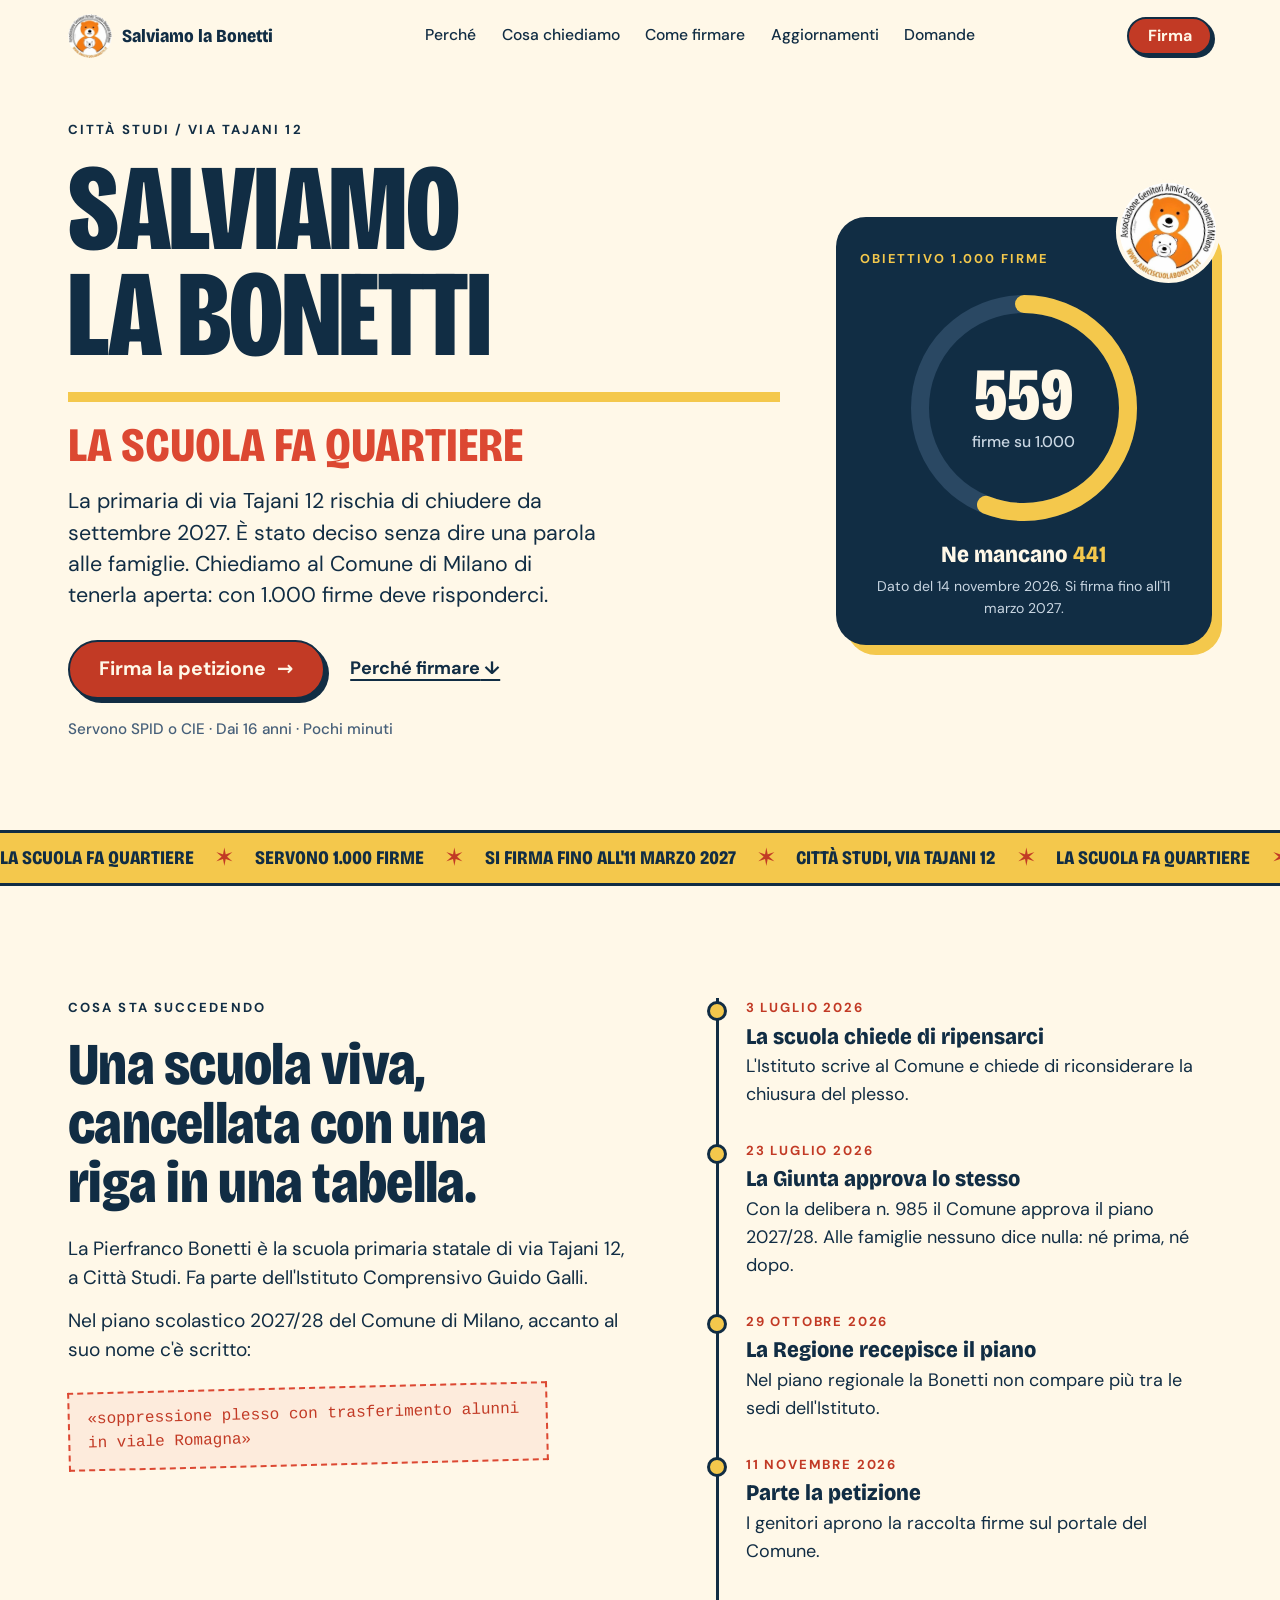
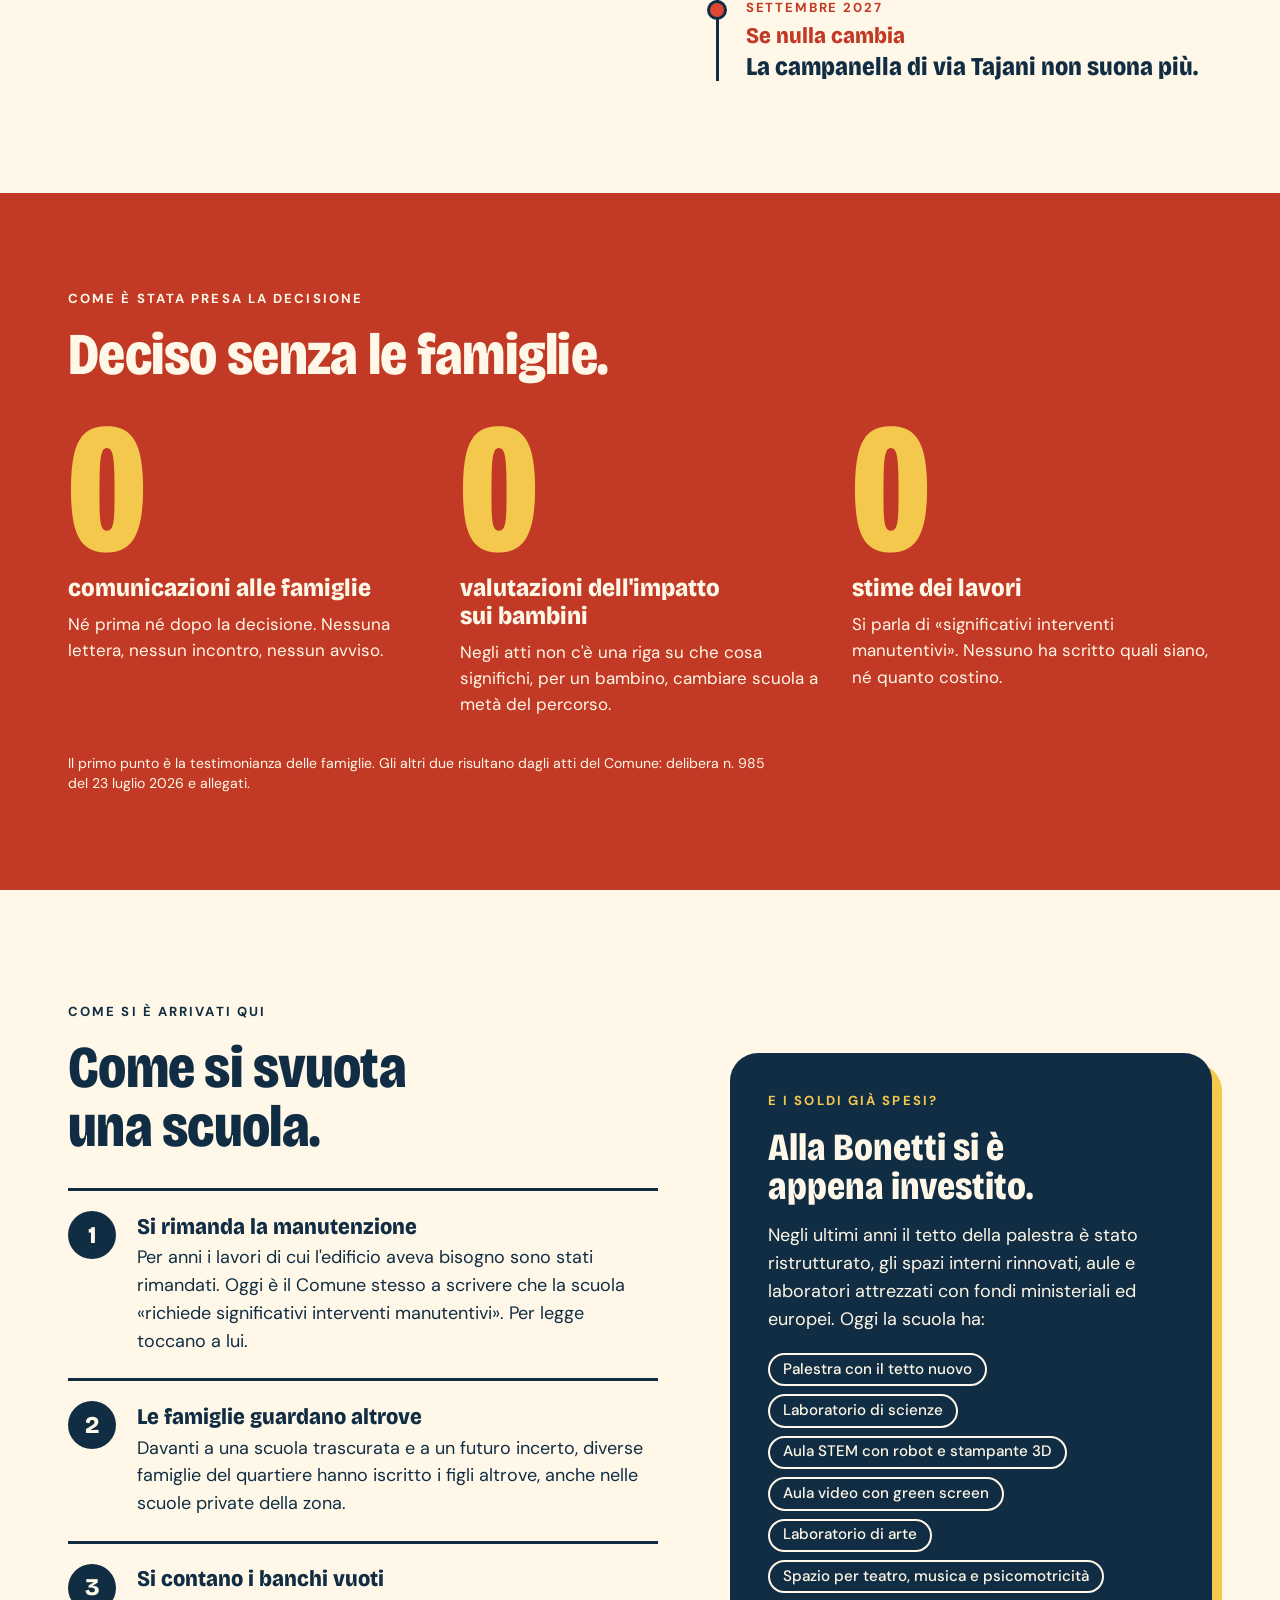
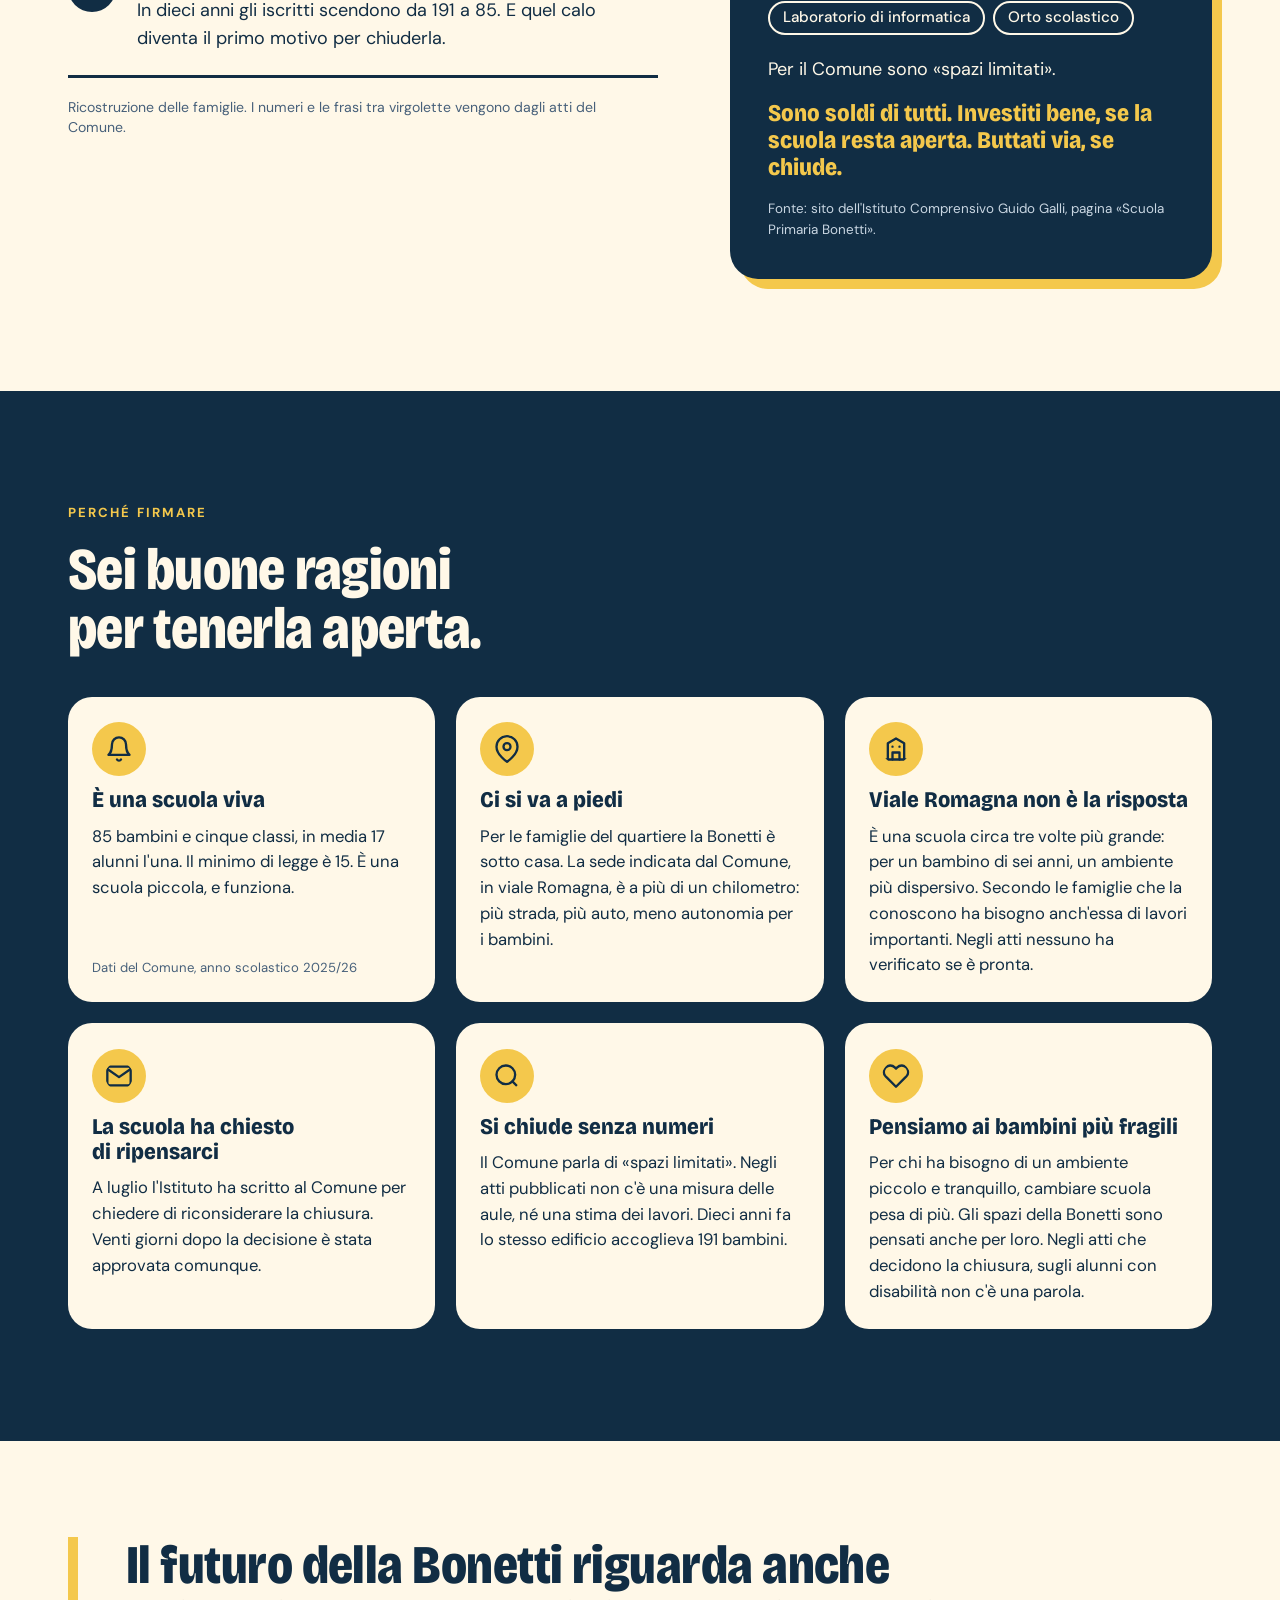
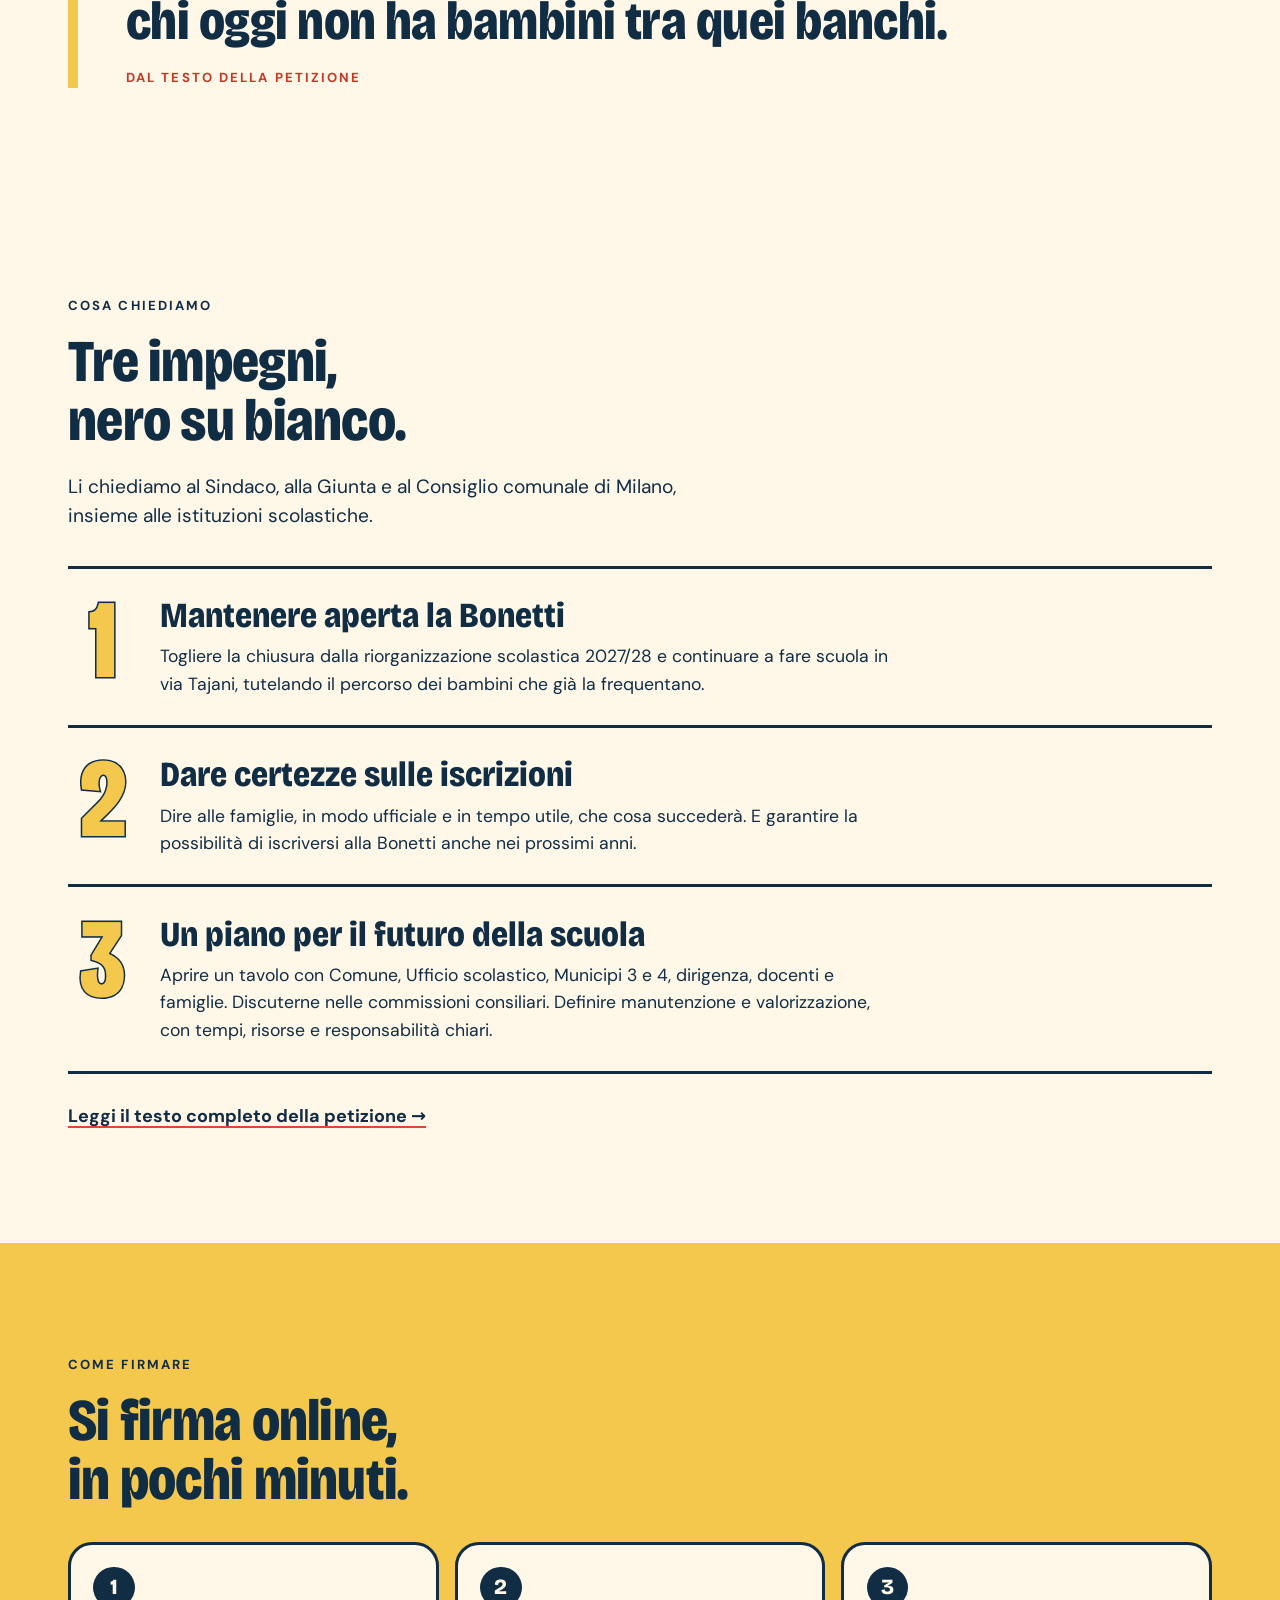
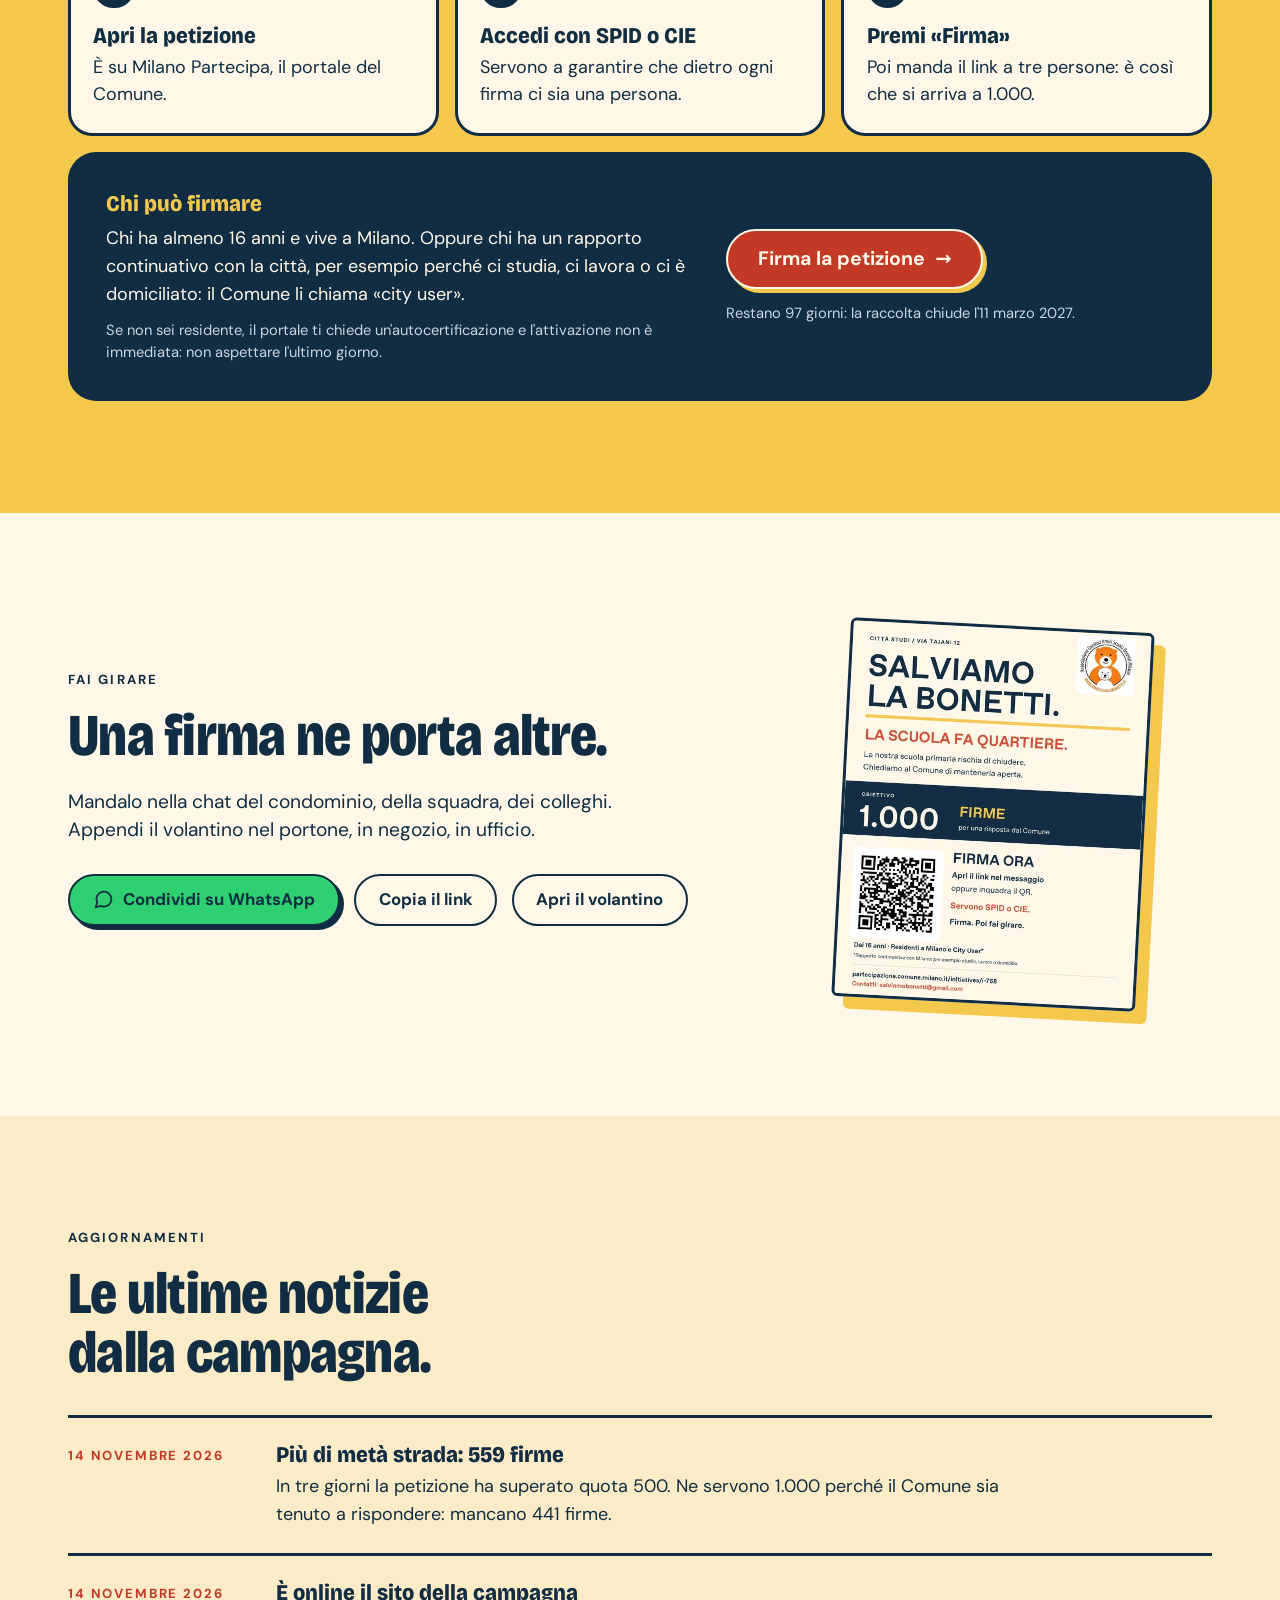
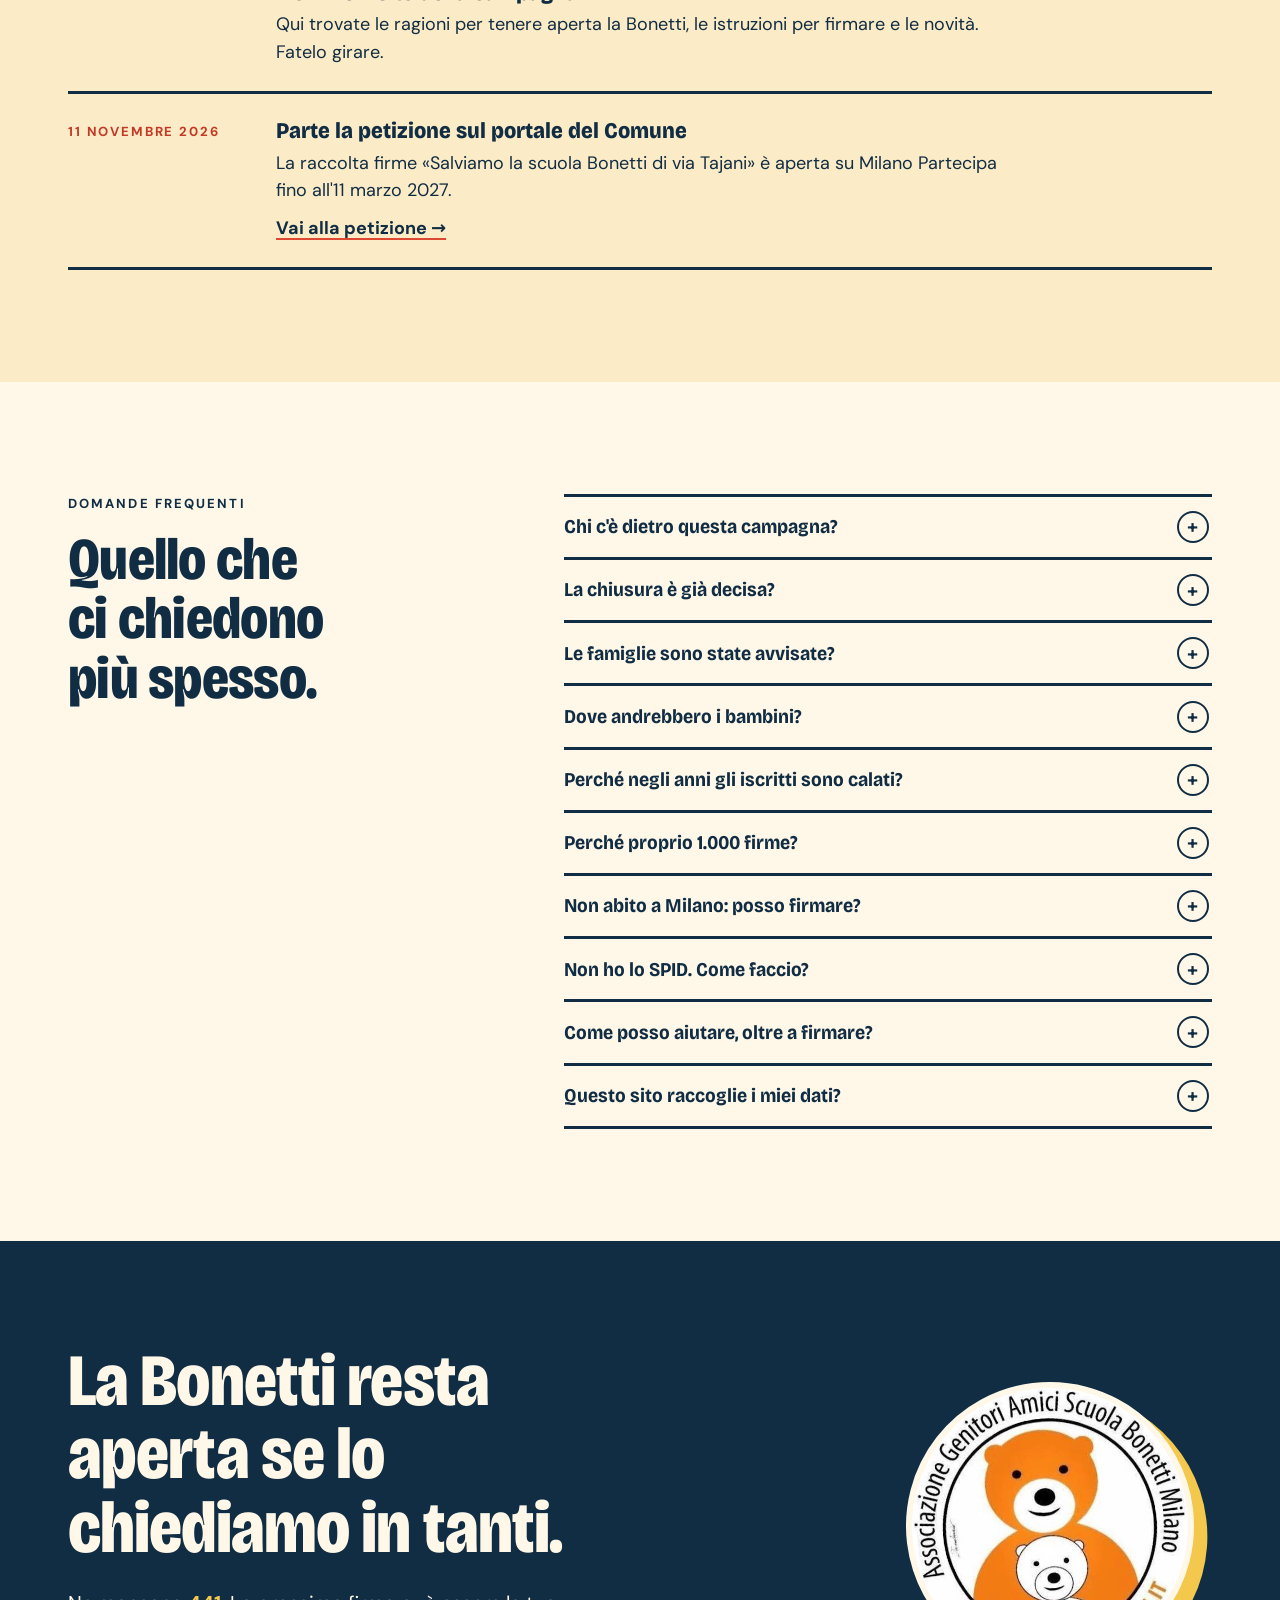
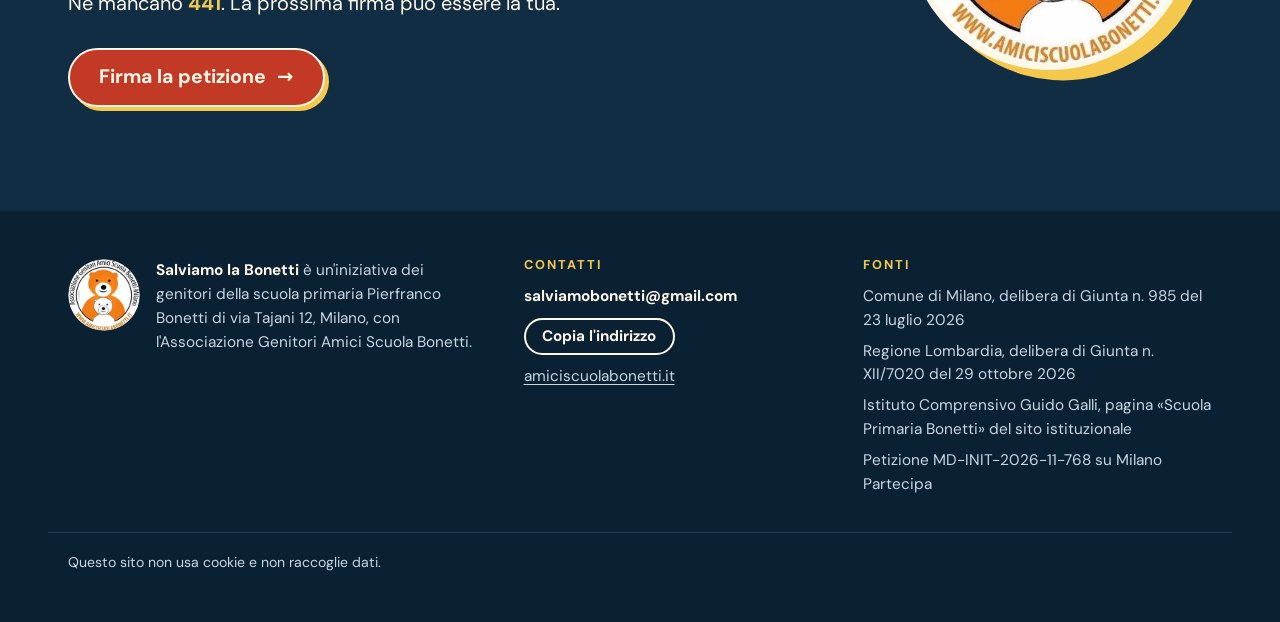
<file: salviamobonetti/index.html>
<!doctype html>
<html lang="it">
<head>
<meta charset="utf-8">
<meta name="viewport" content="width=device-width, initial-scale=1, viewport-fit=cover">
<title>Salviamo la Bonetti</title>
<meta name="description" content="La scuola primaria Bonetti di via Tajani 12, a Città Studi, rischia di chiudere da settembre 2027. Firma la petizione al Comune di Milano: servono 1.000 firme.">
<meta name="theme-color" content="#112D44">
<link rel="canonical" href="https://cimmarrus89-hub.github.io/TESTADDIZIONALI/salviamobonetti/">
<meta property="og:type" content="website">
<meta property="og:locale" content="it_IT">
<meta property="og:site_name" content="Salviamo la Bonetti">
<meta property="og:title" content="Salviamo la Bonetti – La scuola fa quartiere">
<meta property="og:description" content="La primaria di via Tajani 12 rischia di chiudere da settembre 2027. Servono 1.000 firme perché il Comune di Milano risponda. Firma anche tu.">
<meta property="og:url" content="https://cimmarrus89-hub.github.io/TESTADDIZIONALI/salviamobonetti/">
<meta property="og:image" content="https://cimmarrus89-hub.github.io/TESTADDIZIONALI/salviamobonetti/assets/img/og.jpg">
<meta property="og:image:width" content="1200">
<meta property="og:image:height" content="630">
<meta name="twitter:card" content="summary_large_image">
<link rel="icon" href="assets/img/favicon.png" type="image/png">
<link rel="apple-touch-icon" href="assets/img/apple-touch-icon.png">
<link rel="preload" href="assets/fonts/bricolage-grotesque-latin.woff2" as="font" type="font/woff2" crossorigin>
<link rel="preload" href="assets/fonts/dm-sans-latin.woff2" as="font" type="font/woff2" crossorigin>
<link rel="stylesheet" href="assets/css/style.css">
</head>

<body>

<!--
  CONTATORE DELLE FIRME
  Per aggiornarlo basta cambiare data-firme e data-aggiornato qui sotto:
  il resto della pagina si aggiorna da solo.
-->
<div id="campagna" hidden
     data-firme="559" data-obiettivo="1000" data-aggiornato="14 novembre 2026"
     data-scadenza="2027-03-11"
     data-sito="https://cimmarrus89-hub.github.io/TESTADDIZIONALI/salviamobonetti/"></div>

<a class="skip" href="#contenuto">Vai al contenuto</a>

<header class="top">
  <div class="wrap top__in">
    <a class="brand" href="#inizio" aria-label="Salviamo la Bonetti, inizio pagina">
      <img src="assets/img/logo-192.png" width="44" height="44" alt="">
      <span>Salviamo la Bonetti</span>
    </a>
    <nav class="top__nav" aria-label="Sezioni">
      <a href="#perche">Perché</a>
      <a href="#richieste">Cosa chiediamo</a>
      <a href="#firma">Come firmare</a>
      <a href="#aggiornamenti">Aggiornamenti</a>
      <a href="#domande">Domande</a>
    </nav>
    <a class="btn btn--small" href="https://partecipazione.comune.milano.it/initiatives/i-768" target="_blank" rel="noopener">Firma</a>
  </div>
</header>

<main id="contenuto">

<!-- ============ APERTURA ============ -->
<section class="hero" id="inizio">
  <div class="wrap hero__grid">
    <div class="hero__text">
      <p class="eyebrow">Città Studi / Via Tajani 12</p>
      <h1>Salviamo<br>la Bonetti</h1>
      <div class="rule" aria-hidden="true"></div>
      <p class="hero__claim">La scuola fa quartiere</p>
      <p class="hero__lead">La primaria di via Tajani 12 rischia di chiudere da settembre 2027. È stato deciso senza dire una parola alle famiglie. Chiediamo al Comune di Milano di tenerla aperta: con 1.000 firme deve risponderci.</p>
      <div class="hero__cta">
        <a class="btn btn--big" href="https://partecipazione.comune.milano.it/initiatives/i-768" target="_blank" rel="noopener">Firma la petizione <span aria-hidden="true">→</span></a>
        <a class="link-down" href="#perche">Perché firmare</a>
      </div>
      <p class="hero__note">Servono SPID o CIE · Dai 16 anni · Pochi minuti</p>
    </div>

    <aside class="meter" aria-label="Andamento della raccolta firme">
      <img class="meter__bear" src="assets/img/logo.webp" width="150" height="150" alt="Logo dell'Associazione Genitori Amici Scuola Bonetti: un orso arancione con il suo cucciolo">
      <p class="meter__eyebrow">Obiettivo 1.000 firme</p>
      <div class="ring">
        <svg viewBox="0 0 240 240" role="img" aria-labelledby="ring-t">
          <title id="ring-t">559 firme raccolte su 1.000</title>
          <circle class="ring__track" cx="120" cy="120" r="104"/>
          <circle class="ring__bar" cx="120" cy="120" r="104" stroke-dasharray="653.45" stroke-dashoffset="288.17" transform="rotate(-90 120 120)"/>
        </svg>
        <div class="ring__num">
          <strong class="js-firme">559</strong>
          <span>firme su <span class="js-obiettivo">1.000</span></span>
        </div>
      </div>
      <p class="meter__left">Ne mancano <strong class="js-mancano">441</strong></p>
      <p class="meter__date">Dato del <span class="js-aggiornato">14 novembre 2026</span>. Si firma fino all'11 marzo 2027.</p>
    </aside>
  </div>
</section>

<div class="ticker" aria-hidden="true">
  <div class="ticker__track">
    <span>La scuola fa quartiere</span><i>✶</i><span>Servono 1.000 firme</span><i>✶</i><span>Si firma fino all'11 marzo 2027</span><i>✶</i><span>Città Studi, via Tajani 12</span><i>✶</i>
    <span>La scuola fa quartiere</span><i>✶</i><span>Servono 1.000 firme</span><i>✶</i><span>Si firma fino all'11 marzo 2027</span><i>✶</i><span>Città Studi, via Tajani 12</span><i>✶</i>
  </div>
</div>

<!-- ============ COSA STA SUCCEDENDO ============ -->
<section class="band" id="cosa-succede">
  <div class="wrap split">
    <div class="split__head">
      <p class="eyebrow">Cosa sta succedendo</p>
      <h2>Una scuola viva, cancellata con una riga in una tabella.</h2>
      <p class="lead">La Pierfranco Bonetti è la scuola primaria statale di via Tajani 12, a Città Studi. Fa parte dell'Istituto Comprensivo Guido Galli.</p>
      <p class="lead">Nel piano scolastico 2027/28 del Comune di Milano, accanto al suo nome c'è scritto:</p>
      <blockquote class="stamp">«soppressione plesso con trasferimento alunni in viale Romagna»</blockquote>
    </div>

    <ol class="timeline">
      <li>
        <time datetime="2026-07-03">3 luglio 2026</time>
        <h3>La scuola chiede di ripensarci</h3>
        <p>L'Istituto scrive al Comune e chiede di riconsiderare la chiusura del plesso.</p>
      </li>
      <li>
        <time datetime="2026-07-23">23 luglio 2026</time>
        <h3>La Giunta approva lo stesso</h3>
        <p>Con la delibera n. 985 il Comune approva il piano 2027/28. Alle famiglie nessuno dice nulla: né prima, né dopo.</p>
      </li>
      <li>
        <time datetime="2026-10-29">29 ottobre 2026</time>
        <h3>La Regione recepisce il piano</h3>
        <p>Nel piano regionale la Bonetti non compare più tra le sedi dell'Istituto.</p>
      </li>
      <li>
        <time datetime="2026-11-11">11 novembre 2026</time>
        <h3>Parte la petizione</h3>
        <p>I genitori aprono la raccolta firme sul portale del Comune.</p>
      </li>
      <li class="timeline__end">
        <time datetime="2027-09">Settembre 2027</time>
        <h3>Se nulla cambia</h3>
        <p>La campanella di via Tajani non suona più.</p>
      </li>
    </ol>
  </div>
</section>

<!-- ============ DECISO SENZA LE FAMIGLIE ============ -->
<section class="zeros" id="senza-famiglie">
  <div class="wrap">
    <p class="eyebrow">Come è stata presa la decisione</p>
    <h2>Deciso senza le famiglie.</h2>
    <ul class="zeros__grid">
      <li>
        <strong class="zero" aria-hidden="true">0</strong>
        <h3><span class="sr">Zero </span>comunicazioni alle famiglie</h3>
        <p>Né prima né dopo la decisione. Nessuna lettera, nessun incontro, nessun avviso.</p>
      </li>
      <li>
        <strong class="zero" aria-hidden="true">0</strong>
        <h3><span class="sr">Zero </span>valutazioni dell'impatto sui bambini</h3>
        <p>Negli atti non c'è una riga su che cosa significhi, per un bambino, cambiare scuola a metà del percorso.</p>
      </li>
      <li>
        <strong class="zero" aria-hidden="true">0</strong>
        <h3><span class="sr">Zero </span>stime dei lavori</h3>
        <p>Si parla di «significativi interventi manutentivi». Nessuno ha scritto quali siano, né quanto costino.</p>
      </li>
    </ul>
    <p class="note">Il primo punto è la testimonianza delle famiglie. Gli altri due risultano dagli atti del Comune: delibera n. 985 del 23 luglio 2026 e allegati.</p>
  </div>
</section>

<!-- ============ COME SI SVUOTA UNA SCUOLA ============ -->
<section class="band" id="come-si-arriva">
  <div class="wrap cause">
    <div>
      <p class="eyebrow">Come si è arrivati qui</p>
      <h2>Come si svuota una scuola.</h2>
      <ol class="story">
        <li>
          <h3>Si rimanda la manutenzione</h3>
          <p>Per anni i lavori di cui l'edificio aveva bisogno sono stati rimandati. Oggi è il Comune stesso a scrivere che la scuola «richiede significativi interventi manutentivi». Per legge toccano a lui.</p>
        </li>
        <li>
          <h3>Le famiglie guardano altrove</h3>
          <p>Davanti a una scuola trascurata e a un futuro incerto, diverse famiglie del quartiere hanno iscritto i figli altrove, anche nelle scuole private della zona.</p>
        </li>
        <li>
          <h3>Si contano i banchi vuoti</h3>
          <p>In dieci anni gli iscritti scendono da 191 a 85. E quel calo diventa il primo motivo per chiuderla.</p>
        </li>
      </ol>
      <p class="note note--ink">Ricostruzione delle famiglie. I numeri e le frasi tra virgolette vengono dagli atti del Comune.</p>
    </div>

    <aside class="spent">
      <p class="eyebrow">E i soldi già spesi?</p>
      <h3>Alla Bonetti si è appena investito.</h3>
      <p>Negli ultimi anni il tetto della palestra è stato ristrutturato, gli spazi interni rinnovati, aule e laboratori attrezzati con fondi ministeriali ed europei. Oggi la scuola ha:</p>
      <ul class="chips">
        <li>Palestra con il tetto nuovo</li>
        <li>Laboratorio di scienze</li>
        <li>Aula STEM con robot e stampante 3D</li>
        <li>Aula video con green screen</li>
        <li>Laboratorio di arte</li>
        <li>Spazio per teatro, musica e psicomotricità</li>
        <li>Laboratorio di informatica</li>
        <li>Orto scolastico</li>
      </ul>
      <p>Per il Comune sono «spazi limitati».</p>
      <p class="spent__kick">Sono soldi di tutti. Investiti bene, se la scuola resta aperta. Buttati via, se chiude.</p>
      <small>Fonte: sito dell'Istituto Comprensivo Guido Galli, pagina «Scuola Primaria Bonetti».</small>
    </aside>
  </div>
</section>

<!-- ============ PERCHÉ ============ -->
<section class="band band--navy" id="perche">
  <div class="wrap">
    <p class="eyebrow">Perché firmare</p>
    <h2>Sei buone ragioni per tenerla aperta.</h2>

    <ul class="reasons">
      <li>
        <svg class="ico" viewBox="0 0 24 24" aria-hidden="true"><path d="M18 8A6 6 0 0 0 6 8c0 7-3 9-3 9h18s-3-2-3-9"/><path d="M13.73 21a2 2 0 0 1-3.46 0"/></svg>
        <h3>È una scuola viva</h3>
        <p>85 bambini e cinque classi, in media 17 alunni l'una. Il minimo di legge è 15. È una scuola piccola, e funziona.</p>
        <small>Dati del Comune, anno scolastico 2025/26</small>
      </li>
      <li>
        <svg class="ico" viewBox="0 0 24 24" aria-hidden="true"><path d="M21 10c0 7-9 13-9 13s-9-6-9-13a9 9 0 0 1 18 0z"/><circle cx="12" cy="10" r="3"/></svg>
        <h3>Ci si va a piedi</h3>
        <p>Per le famiglie del quartiere la Bonetti è sotto casa. La sede indicata dal Comune, in viale Romagna, è a più di un chilometro: più strada, più auto, meno autonomia per i bambini.</p>
      </li>
      <li>
        <svg class="ico" viewBox="0 0 24 24" aria-hidden="true"><path d="M3 21h18"/><path d="M5 21V7l7-4 7 4v14"/><path d="M9 21v-6h6v6"/><path d="M9 10h.01M15 10h.01"/></svg>
        <h3>Viale Romagna non è la risposta</h3>
        <p>È una scuola circa tre volte più grande: per un bambino di sei anni, un ambiente più dispersivo. Secondo le famiglie che la conoscono ha bisogno anch'essa di lavori importanti. Negli atti nessuno ha verificato se è pronta.</p>
      </li>
      <li>
        <svg class="ico" viewBox="0 0 24 24" aria-hidden="true"><path d="M4 4h16c1.1 0 2 .9 2 2v12c0 1.1-.9 2-2 2H4c-1.1 0-2-.9-2-2V6c0-1.1.9-2 2-2z"/><polyline points="22,6 12,13 2,6"/></svg>
        <h3>La scuola ha chiesto di ripensarci</h3>
        <p>A luglio l'Istituto ha scritto al Comune per chiedere di riconsiderare la chiusura. Venti giorni dopo la decisione è stata approvata comunque.</p>
      </li>
      <li>
        <svg class="ico" viewBox="0 0 24 24" aria-hidden="true"><circle cx="11" cy="11" r="8"/><line x1="21" y1="21" x2="16.65" y2="16.65"/></svg>
        <h3>Si chiude senza numeri</h3>
        <p>Il Comune parla di «spazi limitati». Negli atti pubblicati non c'è una misura delle aule, né una stima dei lavori. Dieci anni fa lo stesso edificio accoglieva 191 bambini.</p>
      </li>
      <li>
        <svg class="ico" viewBox="0 0 24 24" aria-hidden="true"><path d="M20.84 4.61a5.5 5.5 0 0 0-7.78 0L12 5.67l-1.06-1.06a5.5 5.5 0 0 0-7.78 7.78l1.06 1.06L12 21.23l7.78-7.78 1.06-1.06a5.5 5.5 0 0 0 0-7.78z"/></svg>
        <h3>Pensiamo ai bambini più fragili</h3>
        <p>Per chi ha bisogno di un ambiente piccolo e tranquillo, cambiare scuola pesa di più. Gli spazi della Bonetti sono pensati anche per loro. Negli atti che decidono la chiusura, sugli alunni con disabilità non c'è una parola.</p>
      </li>
    </ul>
  </div>
</section>

<section class="quote">
  <div class="wrap">
    <blockquote>
      <p>Il futuro della Bonetti riguarda anche chi oggi non ha bambini tra quei banchi.</p>
      <footer>Dal testo della petizione</footer>
    </blockquote>
  </div>
</section>

<!-- ============ COSA CHIEDIAMO ============ -->
<section class="band" id="richieste">
  <div class="wrap">
    <p class="eyebrow">Cosa chiediamo</p>
    <h2>Tre impegni, nero su bianco.</h2>
    <p class="lead lead--narrow">Li chiediamo al Sindaco, alla Giunta e al Consiglio comunale di Milano, insieme alle istituzioni scolastiche.</p>

    <ol class="asks">
      <li>
        <span class="asks__n" aria-hidden="true">1</span>
        <div>
          <h3>Mantenere aperta la Bonetti</h3>
          <p>Togliere la chiusura dalla riorganizzazione scolastica 2027/28 e continuare a fare scuola in via Tajani, tutelando il percorso dei bambini che già la frequentano.</p>
        </div>
      </li>
      <li>
        <span class="asks__n" aria-hidden="true">2</span>
        <div>
          <h3>Dare certezze sulle iscrizioni</h3>
          <p>Dire alle famiglie, in modo ufficiale e in tempo utile, che cosa succederà. E garantire la possibilità di iscriversi alla Bonetti anche nei prossimi anni.</p>
        </div>
      </li>
      <li>
        <span class="asks__n" aria-hidden="true">3</span>
        <div>
          <h3>Un piano per il futuro della scuola</h3>
          <p>Aprire un tavolo con Comune, Ufficio scolastico, Municipi 3 e 4, dirigenza, docenti e famiglie. Discuterne nelle commissioni consiliari. Definire manutenzione e valorizzazione, con tempi, risorse e responsabilità chiari.</p>
        </div>
      </li>
    </ol>
    <p><a class="textlink" href="https://partecipazione.comune.milano.it/initiatives/i-768" target="_blank" rel="noopener">Leggi il testo completo della petizione →</a></p>
  </div>
</section>

<!-- ============ COME FIRMARE ============ -->
<section class="band band--yellow" id="firma">
  <div class="wrap">
    <p class="eyebrow">Come firmare</p>
    <h2>Si firma online, in pochi minuti.</h2>

    <ol class="steps">
      <li>
        <h3>Apri la petizione</h3>
        <p>È su Milano Partecipa, il portale del Comune.</p>
      </li>
      <li>
        <h3>Accedi con SPID o CIE</h3>
        <p>Servono a garantire che dietro ogni firma ci sia una persona.</p>
      </li>
      <li>
        <h3>Premi «Firma»</h3>
        <p>Poi manda il link a tre persone: è così che si arriva a 1.000.</p>
      </li>
    </ol>

    <div class="signbox">
      <div>
        <h3>Chi può firmare</h3>
        <p>Chi ha almeno 16 anni e vive a Milano. Oppure chi ha un rapporto continuativo con la città, per esempio perché ci studia, ci lavora o ci è domiciliato: il Comune li chiama «city user».</p>
        <p class="fine">Se non sei residente, il portale ti chiede un'autocertificazione e l'attivazione non è immediata: non aspettare l'ultimo giorno.</p>
      </div>
      <div class="signbox__cta">
        <a class="btn btn--big" href="https://partecipazione.comune.milano.it/initiatives/i-768" target="_blank" rel="noopener">Firma la petizione <span aria-hidden="true">→</span></a>
        <p class="fine js-giorni-frase">La raccolta è aperta fino all'11 marzo 2027.</p>
      </div>
    </div>
  </div>
</section>

<!-- ============ FAI GIRARE ============ -->
<section class="band" id="condividi">
  <div class="wrap share">
    <div>
      <p class="eyebrow">Fai girare</p>
      <h2>Una firma ne porta altre.</h2>
      <p class="lead">Mandalo nella chat del condominio, della squadra, dei colleghi. Appendi il volantino nel portone, in negozio, in ufficio.</p>
      <div class="share__btns">
        <a class="btn btn--wa js-whatsapp" href="https://wa.me/?text=Salviamo%20la%20Bonetti%3A%20la%20scuola%20primaria%20di%20via%20Tajani%2012%20rischia%20di%20chiudere.%20Servono%201.000%20firme%2C%20bastano%20pochi%20minuti%20con%20SPID%20o%20CIE.%20https%3A%2F%2Fcimmarrus89-hub.github.io%2FTESTADDIZIONALI%2Fsalviamobonetti%2F" target="_blank" rel="noopener">
          <svg class="ico ico--btn" viewBox="0 0 24 24" aria-hidden="true"><path d="M21 11.5a8.38 8.38 0 0 1-.9 3.8 8.5 8.5 0 0 1-7.6 4.7 8.38 8.38 0 0 1-3.8-.9L3 21l1.9-5.7a8.38 8.38 0 0 1-.9-3.8 8.5 8.5 0 0 1 4.7-7.6 8.38 8.38 0 0 1 3.8-.9h.5a8.48 8.48 0 0 1 8 8v.5z"/></svg>
          Condividi su WhatsApp
        </a>
        <button class="btn btn--ghost js-copy" type="button" id="copia-link" data-copy="sito">Copia il link</button>
        <a class="btn btn--ghost" href="assets/img/volantino.jpg" target="_blank" rel="noopener">Apri il volantino</a>
      </div>
      <p class="copied" role="status" aria-live="polite" id="copia-esito"></p>
    </div>
    <a class="flyer" href="assets/img/volantino.jpg" target="_blank" rel="noopener">
      <img src="assets/img/volantino-anteprima.jpg" width="540" height="675" alt="Il volantino della campagna: Salviamo la Bonetti, la scuola fa quartiere. Obiettivo 1.000 firme.">
    </a>
  </div>
</section>

<!-- ============ AGGIORNAMENTI ============
  Per pubblicare un aggiornamento: copia un blocco <article class="news"> ... </article>,
  incollalo IN CIMA alla lista (il più recente va per primo) e cambia data, titolo e testo.
-->
<section class="band band--sand" id="aggiornamenti">
  <div class="wrap">
    <p class="eyebrow">Aggiornamenti</p>
    <h2>Le ultime notizie dalla campagna.</h2>

    <div class="newslist" id="lista-aggiornamenti">

      <article class="news">
        <time datetime="2026-11-14">14 novembre 2026</time>
        <div>
          <h3>Più di metà strada: 559 firme</h3>
          <p>In tre giorni la petizione ha superato quota 500. Ne servono 1.000 perché il Comune sia tenuto a rispondere: mancano 441 firme.</p>
        </div>
      </article>

      <article class="news">
        <time datetime="2026-11-14">14 novembre 2026</time>
        <div>
          <h3>È online il sito della campagna</h3>
          <p>Qui trovate le ragioni per tenere aperta la Bonetti, le istruzioni per firmare e le novità. Fatelo girare.</p>
        </div>
      </article>

      <article class="news">
        <time datetime="2026-11-11">11 novembre 2026</time>
        <div>
          <h3>Parte la petizione sul portale del Comune</h3>
          <p>La raccolta firme «Salviamo la scuola Bonetti di via Tajani» è aperta su Milano Partecipa fino all'11 marzo 2027.</p>
          <p><a class="textlink" href="https://partecipazione.comune.milano.it/initiatives/i-768" target="_blank" rel="noopener">Vai alla petizione →</a></p>
        </div>
      </article>

    </div>
    <button class="btn btn--ghost" type="button" id="mostra-tutti" hidden>Mostra tutti gli aggiornamenti</button>
  </div>
</section>

<!-- ============ DOMANDE ============ -->
<section class="band" id="domande">
  <div class="wrap faq">
    <div>
      <p class="eyebrow">Domande frequenti</p>
      <h2>Quello che ci chiedono più spesso.</h2>
    </div>
    <div class="faq__list">
      <details>
        <summary>Chi c'è dietro questa campagna?</summary>
        <p>I genitori della scuola primaria Pierfranco Bonetti, insieme all'Associazione Genitori Amici Scuola Bonetti.</p>
      </details>
      <details>
        <summary>La chiusura è già decisa?</summary>
        <p>Il piano che la prevede è stato approvato dal Comune a luglio 2026 e dalla Regione a ottobre. La scuola però è aperta, e lo resta per tutto l'anno scolastico 2026/27. Un piano si può modificare: per questo firmiamo adesso.</p>
      </details>
      <details>
        <summary>Le famiglie sono state avvisate?</summary>
        <p>No. Non abbiamo ricevuto alcuna comunicazione, né prima né dopo la decisione. Anche per questo chiediamo informazioni ufficiali e certezze prima delle prossime iscrizioni.</p>
      </details>
      <details>
        <summary>Dove andrebbero i bambini?</summary>
        <p>Il piano prevede il trasferimento nella primaria di viale Romagna 16/18, che fa parte dello stesso Istituto. Da via Tajani è a più di un chilometro, ed è una scuola circa tre volte più grande.</p>
      </details>
      <details>
        <summary>Perché negli anni gli iscritti sono calati?</summary>
        <p>Per anni la scuola non ha ricevuto la manutenzione di cui aveva bisogno e sul suo futuro non c'erano certezze: diverse famiglie hanno scelto altre scuole, anche private. Negli ultimi anni però si è tornati a investire, con la palestra, gli spazi interni e i laboratori. Chiuderla adesso vorrebbe dire sprecare quel lavoro.</p>
      </details>
      <details>
        <summary>Perché proprio 1.000 firme?</summary>
        <p>Lo prevede lo Statuto del Comune di Milano, all'articolo 9: una petizione sostenuta da almeno mille firme ha diritto a una risposta.</p>
      </details>
      <details>
        <summary>Non abito a Milano: posso firmare?</summary>
        <p>Sì, se hai almeno 16 anni e un rapporto continuativo con la città: ci studi, ci lavori o ci sei domiciliato. Il portale ti chiederà un'autocertificazione.</p>
      </details>
      <details>
        <summary>Non ho lo SPID. Come faccio?</summary>
        <p>Puoi usare la Carta d'identità elettronica (CIE). Se non hai né l'uno né l'altra, puoi aiutarci lo stesso facendo girare la petizione.</p>
      </details>
      <details>
        <summary>Come posso aiutare, oltre a firmare?</summary>
        <p>Condividi il link, stampa il volantino, parlane con vicini e negozianti. Se vuoi dare una mano in modo più diretto, scrivici a <span class="mail">salviamobonetti@gmail.com</span>.</p>
      </details>
      <details>
        <summary>Questo sito raccoglie i miei dati?</summary>
        <p>No. Non usa cookie né strumenti di tracciamento. La firma avviene sul portale del Comune.</p>
      </details>
    </div>
  </div>
</section>

<!-- ============ CHIUSURA ============ -->
<section class="final">
  <div class="wrap final__grid">
    <div class="final__in">
      <h2>La Bonetti resta aperta se lo chiediamo in tanti.</h2>
      <p>Ne mancano <strong class="js-mancano">441</strong>. La prossima firma può essere la tua.</p>
      <a class="btn btn--big" href="https://partecipazione.comune.milano.it/initiatives/i-768" target="_blank" rel="noopener">Firma la petizione <span aria-hidden="true">→</span></a>
    </div>
    <img class="final__bear" src="assets/img/logo.webp" width="300" height="300" alt="">
  </div>
</section>

</main>

<footer class="foot">
  <div class="wrap foot__grid">
    <div class="foot__who">
      <img src="assets/img/logo-192.png" width="72" height="72" alt="">
      <p><strong>Salviamo la Bonetti</strong> è un'iniziativa dei genitori della scuola primaria Pierfranco Bonetti di via Tajani 12, Milano, con l'Associazione Genitori Amici Scuola Bonetti.</p>
    </div>
    <div>
      <h2>Contatti</h2>
      <p><span class="mail" id="indirizzo-mail">salviamobonetti@gmail.com</span></p>
      <p><button class="btn btn--line js-copy" type="button" id="copia-mail" data-copy="mail">Copia l'indirizzo</button></p>
      <p class="copied" role="status" aria-live="polite" id="copia-mail-esito"></p>
      <p><a href="http://www.amiciscuolabonetti.it" target="_blank" rel="noopener">amiciscuolabonetti.it</a></p>
    </div>
    <div>
      <h2>Fonti</h2>
      <ul>
        <li>Comune di Milano, delibera di Giunta n. 985 del 23 luglio 2026</li>
        <li>Regione Lombardia, delibera di Giunta n. XII/7020 del 29 ottobre 2026</li>
        <li>Istituto Comprensivo Guido Galli, pagina «Scuola Primaria Bonetti» del sito istituzionale</li>
        <li>Petizione MD-INIT-2026-11-768 su Milano Partecipa</li>
      </ul>
    </div>
  </div>
  <div class="wrap foot__low">
    <p>Questo sito non usa cookie e non raccoglie dati.</p>
  </div>
</footer>

<div class="dock" id="dock" aria-hidden="true">
  <p><strong class="js-firme">559</strong> firme su <span class="js-obiettivo">1.000</span></p>
  <a class="btn btn--small" href="https://partecipazione.comune.milano.it/initiatives/i-768" target="_blank" rel="noopener" tabindex="-1">Firma ora</a>
</div>

<script src="assets/js/app.js"></script>
</body>
</html>
</file>
<file: salviamobonetti/assets/css/style.css>
/* Salviamo la Bonetti
   Impianto: manifesto di quartiere. Fasce di colore a tutta larghezza, titoli enormi
   in maiuscolo stretto, un solo elemento "adesivo" (l'orso e il contatore delle firme).
   La palette è quella del volantino della campagna. Tema unico, chiaro, per scelta. */

@font-face {
  font-family: "Bricolage Grotesque";
  src: url("../fonts/bricolage-grotesque-latin.woff2") format("woff2");
  font-weight: 400 800;
  font-stretch: 75% 100%;
  font-display: swap;
}
@font-face {
  font-family: "DM Sans";
  src: url("../fonts/dm-sans-latin.woff2") format("woff2");
  font-weight: 400 700;
  font-display: swap;
}

:root {
  --cream: #FFF8E8;
  --sand: #FBEBC6;
  --navy: #112D44;
  --navy-deep: #0A2033;
  --yellow: #F4C84C;
  --coral: #DC4832;
  --coral-deep: #C23A25;
  --orange: #F07A12;
  --green: #2FD070;
  --muted: #47607A;
  --on-navy-soft: #C9D6E2;
  --line-soft: rgba(17, 45, 68, .18);

  --display: "Bricolage Grotesque", "Arial Narrow", "Helvetica Neue", Arial, sans-serif;
  --text: "DM Sans", system-ui, -apple-system, "Segoe UI", Roboto, "Helvetica Neue", Arial, sans-serif;
  --mono: ui-monospace, "SF Mono", Menlo, Consolas, "Liberation Mono", monospace;

  --wrap: 74rem;
  --focus: var(--navy);
  color-scheme: light;
}

*, *::before, *::after { box-sizing: border-box; }
[hidden] { display: none !important; }

html { scroll-behavior: smooth; -webkit-text-size-adjust: 100%; }

body {
  margin: 0;
  background: var(--cream);
  color: var(--navy);
  font-family: var(--text);
  font-size: 1.0625rem;
  line-height: 1.55;
  -webkit-font-smoothing: antialiased;
  text-rendering: optimizeLegibility;
}

img { max-width: 100%; height: auto; display: block; }
h1, h2, h3, p, ul, ol, blockquote, figure { margin: 0; }
ul, ol { padding: 0; list-style: none; }
a { color: inherit; }
button { font: inherit; color: inherit; cursor: pointer; }
:focus-visible { outline: 3px solid var(--focus); outline-offset: 3px; border-radius: 4px; }
::selection { background: var(--yellow); color: var(--navy); }
section[id] { scroll-margin-top: 1rem; }

.wrap {
  width: 100%;
  max-width: var(--wrap);
  margin-inline: auto;
  padding-left: max(20px, env(safe-area-inset-left, 0px));
  padding-right: max(20px, env(safe-area-inset-right, 0px));
}

.skip {
  position: absolute; left: 12px; top: -80px; z-index: 50;
  background: var(--navy); color: var(--cream);
  padding: .7rem 1rem; border-radius: 8px; font-weight: 700;
}
.skip:focus { top: 12px; }

/* ---------- tipografia ---------- */

.eyebrow {
  font-weight: 700;
  font-size: .82rem;
  letter-spacing: .16em;
  text-transform: uppercase;
  margin-bottom: 1rem;
}

h1 {
  font-family: var(--display);
  font-weight: 800;
  font-stretch: 75%;
  font-size: clamp(3.4rem, 19.5vw, 6.6rem);
  line-height: .86;
  letter-spacing: -.012em;
  text-transform: uppercase;
}

h2 {
  font-family: var(--display);
  font-weight: 800;
  font-stretch: 82%;
  font-size: clamp(2.15rem, 7vw, 3.7rem);
  line-height: 1;
  letter-spacing: -.012em;
  text-wrap: balance;
  margin-bottom: 1.4rem;
  max-width: 20ch;
}

h3 {
  font-family: var(--display);
  font-weight: 800;
  font-stretch: 90%;
  font-size: 1.4rem;
  line-height: 1.12;
  text-wrap: balance;
}

.lead { font-size: 1.2rem; line-height: 1.5; max-width: 36rem; }
.lead + .lead { margin-top: .9rem; }
.lead--narrow { max-width: 40rem; margin-bottom: 2.2rem; }
.fine { font-size: .92rem; line-height: 1.45; }

.textlink {
  font-weight: 700;
  text-decoration-thickness: 2px;
  text-underline-offset: 4px;
  text-decoration-color: var(--coral);
}
.textlink:hover { text-decoration-color: currentColor; }

/* ---------- bottoni ---------- */

.btn {
  display: inline-flex; align-items: center; justify-content: center; gap: .55em;
  font-family: var(--text); font-weight: 700; font-size: 1.05rem; line-height: 1.15;
  text-decoration: none; text-align: center;
  padding: .8em 1.35em;
  background: var(--coral-deep); color: var(--cream);
  border: 2.5px solid var(--navy); border-radius: 999px;
  box-shadow: 4px 4px 0 var(--navy);
  transition: transform .12s ease, box-shadow .12s ease;
}
.btn:hover { transform: translate(-2px, -2px); box-shadow: 6px 6px 0 var(--navy); }
.btn:active { transform: translate(3px, 3px); box-shadow: 1px 1px 0 var(--navy); }
.btn--big { font-size: 1.22rem; padding: .85em 1.5em; }
.btn--small { font-size: 1rem; padding: .5em 1.15em; box-shadow: 3px 3px 0 var(--navy); }
.btn--ghost { background: transparent; color: var(--navy); box-shadow: none; }
.btn--ghost:hover { background: var(--navy); color: var(--cream); box-shadow: none; transform: none; }
.btn--wa { background: var(--green); color: var(--navy); }
.btn--line { background: transparent; color: var(--cream); border-color: var(--cream); box-shadow: none; font-size: .95rem; padding: .5em 1.1em; }
.btn--line:hover { background: var(--cream); color: var(--navy); box-shadow: none; transform: none; }

.ico { width: 1.5rem; height: 1.5rem; fill: none; stroke: currentColor; stroke-width: 2; stroke-linecap: round; stroke-linejoin: round; flex: none; }
.ico--btn { width: 1.25em; height: 1.25em; }

/* ---------- testata ---------- */

.top { padding-block: 14px; }
.top__in { display: flex; align-items: center; justify-content: space-between; gap: 1rem; }
.brand { display: inline-flex; align-items: center; gap: .65rem; text-decoration: none; font-family: var(--display); font-weight: 800; font-stretch: 85%; font-size: 1.15rem; line-height: 1; }
.brand img { width: 44px; height: 44px; border-radius: 50%; }
.top__nav { display: none; gap: 1.6rem; font-weight: 500; font-size: .98rem; }
.top__nav a { text-decoration: none; padding-block: .3rem; border-bottom: 2px solid transparent; }
.top__nav a:hover { border-bottom-color: var(--coral); }

/* ---------- apertura ---------- */

.hero { padding-block: clamp(1.4rem, 4vw, 3rem) clamp(3rem, 7vw, 5.5rem); overflow: hidden; }
.hero__grid { display: grid; gap: 3.4rem; align-items: center; }
.hero__text { min-width: 0; }
.rule { height: 10px; background: var(--yellow); margin-block: 1.5rem 1.2rem; }
.hero__claim {
  font-family: var(--display); font-weight: 800; font-stretch: 80%;
  font-size: clamp(1.7rem, 7.4vw, 3rem); line-height: 1; text-transform: uppercase;
  color: var(--coral);
}
.hero__lead { font-size: clamp(1.15rem, 3.6vw, 1.34rem); line-height: 1.45; max-width: 33rem; margin-top: 1.1rem; }
.hero__cta { display: flex; flex-wrap: wrap; align-items: center; gap: 1.1rem 1.6rem; margin-top: 1.8rem; }
.link-down { font-weight: 700; text-underline-offset: 5px; text-decoration-thickness: 2px; }
.link-down::after { content: " ↓"; }
.hero__note { margin-top: 1.2rem; font-size: .95rem; color: var(--muted); font-weight: 500; }

.meter {
  position: relative; justify-self: center;
  width: 100%; max-width: 23.5rem;
  background: var(--navy); color: var(--cream);
  border-radius: 30px;
  padding: 2rem 1.5rem 1.6rem;
  text-align: center;
  box-shadow: 10px 10px 0 var(--yellow);
}
.meter__bear {
  position: absolute; top: -38px; right: -8px;
  width: 104px; height: 104px;
  border-radius: 50%;
  border: 4px solid var(--cream);
  background: #fff;
  transform: rotate(9deg);
}
.meter__eyebrow { font-weight: 700; font-size: .8rem; letter-spacing: .16em; text-transform: uppercase; color: var(--yellow); text-align: left; padding-right: 96px; }
.ring { position: relative; width: min(15rem, 68vw); margin: 1.2rem auto .9rem; }
.ring svg { display: block; width: 100%; height: auto; }
.ring__track { fill: none; stroke: #2A4863; stroke-width: 18; }
.ring__bar { fill: none; stroke: var(--yellow); stroke-width: 18; stroke-linecap: round; transition: stroke-dashoffset 1.4s cubic-bezier(.2, .7, .2, 1); }
.ring__num { position: absolute; inset: 0; display: grid; place-content: center; gap: .1rem; }
.ring__num strong { font-family: var(--display); font-weight: 800; font-stretch: 78%; font-size: 4.6rem; line-height: .9; font-variant-numeric: tabular-nums; }
.ring__num span { font-size: .98rem; font-weight: 500; color: var(--on-navy-soft); }
.meter__left { font-family: var(--display); font-weight: 800; font-stretch: 88%; font-size: 1.45rem; line-height: 1.1; }
.meter__left strong { color: var(--yellow); }
.meter__date { margin-top: .5rem; font-size: .88rem; color: var(--on-navy-soft); }

/* ---------- nastro ---------- */

.ticker { background: var(--yellow); border-block: 3px solid var(--navy); overflow: hidden; }
.ticker__track {
  display: flex; align-items: center; gap: 1.4rem; width: max-content;
  padding-block: .65rem;
  font-family: var(--display); font-weight: 800; font-stretch: 80%; font-size: 1.2rem; text-transform: uppercase; white-space: nowrap;
  animation: scorri 32s linear infinite;
}
.ticker__track i { font-style: normal; color: var(--coral-deep); }
@keyframes scorri { to { transform: translateX(-50%); } }

/* ---------- fasce ---------- */

.band { padding-block: clamp(3.6rem, 9vw, 7rem); }
.band--navy { background: var(--navy); color: var(--cream); --focus: var(--yellow); }
.band--navy .eyebrow { color: var(--yellow); }
.band--yellow { background: var(--yellow); }
.band--sand { background: var(--sand); }

/* cosa sta succedendo */
.split { display: grid; gap: 3rem; align-items: start; }
.split > * { min-width: 0; }
.stamp {
  display: inline-block;
  margin-top: 1.4rem;
  font-family: var(--mono); font-size: 1rem; line-height: 1.45;
  color: var(--coral-deep);
  border: 2.5px dashed var(--coral);
  background: #FDEBDC;
  padding: .9rem 1.1rem;
  transform: rotate(-1.4deg);
  max-width: 30rem;
}

.timeline { border-left: 3px solid var(--navy); margin-left: 9px; }
.timeline li { position: relative; padding: 0 0 2rem 1.7rem; }
.timeline li:last-child { padding-bottom: 0; }
.timeline li::before {
  content: ""; position: absolute; left: -11.5px; top: .15rem;
  width: 20px; height: 20px; border-radius: 50%;
  background: var(--yellow); border: 3px solid var(--navy);
}
.timeline time { display: block; font-weight: 700; font-size: .82rem; letter-spacing: .14em; text-transform: uppercase; color: var(--coral-deep); margin-bottom: .3rem; }
.timeline h3 { margin-bottom: .3rem; }
.timeline__end::before { background: var(--coral) !important; }
.timeline__end h3 { color: var(--coral-deep); }
.timeline__end p { font-family: var(--display); font-weight: 800; font-stretch: 85%; font-size: 1.6rem; line-height: 1.1; }

/* deciso senza le famiglie */
.sr { position: absolute; width: 1px; height: 1px; overflow: hidden; clip-path: inset(50%); white-space: nowrap; }
.note { margin-top: 2.2rem; font-size: .88rem; line-height: 1.45; max-width: 44rem; }
.note--ink { color: var(--muted); margin-top: 1.2rem; }
.zeros { background: var(--coral-deep); color: var(--cream); padding-block: clamp(3.4rem, 8vw, 6rem); --focus: var(--cream); }
.zeros h2 { max-width: none; }
.zeros__grid { display: grid; gap: 2.4rem; margin-top: 2.2rem; }
.zeros__grid li { min-width: 0; }
.zero {
  display: block;
  font-family: var(--display); font-weight: 800; font-stretch: 75%;
  font-size: clamp(7rem, 30vw, 11.5rem); line-height: .76;
  color: var(--yellow);
  margin-bottom: 1rem;
}
.zeros h3 { font-size: 1.55rem; margin-bottom: .5rem; }
.zeros li p { font-size: 1.06rem; max-width: 24rem; }

/* come si svuota una scuola */
.cause { display: grid; gap: 3rem; align-items: start; }
.cause > * { min-width: 0; }
.story { counter-reset: tappa; margin-top: 2rem; border-bottom: 3px solid var(--navy); }
.story li { counter-increment: tappa; position: relative; padding: 1.4rem 0 1.4rem 4.3rem; border-top: 3px solid var(--navy); }
.story li::before {
  content: counter(tappa);
  position: absolute; left: 0; top: 1.25rem;
  width: 3rem; height: 3rem; border-radius: 50%;
  display: grid; place-content: center;
  background: var(--navy); color: var(--cream);
  font-family: var(--display); font-weight: 800; font-size: 1.5rem;
}
.story h3 { margin-bottom: .35rem; }

.spent {
  background: var(--navy); color: var(--cream);
  border-radius: 28px;
  padding: clamp(1.6rem, 4vw, 2.4rem);
  box-shadow: 10px 10px 0 var(--yellow);
  --focus: var(--yellow);
}
.spent .eyebrow { color: var(--yellow); }
.spent h3 { font-size: clamp(1.8rem, 5.4vw, 2.4rem); font-stretch: 82%; line-height: 1.02; margin-bottom: 1rem; }
.chips { display: flex; flex-wrap: wrap; gap: .5rem; margin-block: 1.2rem 1.3rem; }
.chips li { border: 2px solid var(--cream); border-radius: 999px; padding: .32em .85em; font-size: .95rem; font-weight: 500; line-height: 1.3; }
.spent__kick { margin-top: 1rem; font-family: var(--display); font-weight: 800; font-stretch: 86%; font-size: 1.5rem; line-height: 1.14; color: var(--yellow); }
.spent small { display: block; margin-top: 1.1rem; font-size: .84rem; color: var(--on-navy-soft); }

/* ragioni */
.reasons { display: grid; gap: 1.1rem; margin-top: 2.4rem; }
.reasons li {
  background: var(--cream); color: var(--navy);
  border-radius: 24px;
  padding: 1.6rem 1.5rem 1.5rem;
  display: flex; flex-direction: column; gap: .7rem;
  --focus: var(--navy);
}
.reasons .ico { width: 54px; height: 54px; padding: 13px; background: var(--yellow); border-radius: 50%; }
.reasons p { font-size: 1.04rem; }
.reasons small { margin-top: auto; padding-top: .3rem; font-size: .82rem; color: var(--muted); }

/* citazione */
.quote { padding-block: clamp(3.2rem, 8vw, 6rem); }
.quote blockquote { position: relative; padding-left: clamp(1.4rem, 5vw, 3rem); border-left: 10px solid var(--yellow); max-width: 58rem; }
.quote p { font-family: var(--display); font-weight: 800; font-stretch: 82%; font-size: clamp(1.9rem, 6vw, 3.4rem); line-height: 1.04; letter-spacing: -.01em; text-wrap: balance; }
.quote footer { margin-top: 1.1rem; font-weight: 700; font-size: .82rem; letter-spacing: .16em; text-transform: uppercase; color: var(--coral-deep); }

/* richieste */
.asks { margin-bottom: 1.8rem; }
.asks li { display: grid; grid-template-columns: auto minmax(0, 1fr); gap: 1.1rem 1.4rem; align-items: start; padding-block: 1.7rem; border-top: 3px solid var(--navy); }
.asks li:last-child { border-bottom: 3px solid var(--navy); }
.asks__n {
  font-family: var(--display); font-weight: 800; font-stretch: 75%;
  font-size: clamp(4rem, 15vw, 7rem); line-height: .8;
  color: var(--yellow);
  -webkit-text-stroke: 3px var(--navy);
  paint-order: stroke fill;
  min-width: .62em; text-align: center;
}
.asks h3 { font-size: clamp(1.5rem, 4.6vw, 2.2rem); font-stretch: 84%; margin-bottom: .5rem; }
.asks p { font-size: 1.1rem; max-width: 46rem; }

/* come firmare */
.steps { display: grid; gap: 1rem; counter-reset: passo; margin-top: 2rem; }
.steps li {
  counter-increment: passo;
  background: var(--cream);
  border: 3px solid var(--navy); border-radius: 24px;
  padding: 1.4rem 1.4rem 1.5rem;
}
.steps li::before {
  content: counter(passo);
  display: grid; place-content: center;
  width: 2.6rem; height: 2.6rem; margin-bottom: .9rem;
  background: var(--navy); color: var(--cream); border-radius: 50%;
  font-family: var(--display); font-weight: 800; font-size: 1.35rem;
}
.steps h3 { margin-bottom: .35rem; }

.signbox {
  margin-top: 1rem;
  background: var(--navy); color: var(--cream);
  border-radius: 28px;
  padding: clamp(1.5rem, 4vw, 2.4rem);
  display: grid; gap: 1.8rem; align-items: center;
  --focus: var(--yellow);
}
.signbox h3 { color: var(--yellow); margin-bottom: .6rem; }
.signbox p + p { margin-top: .7rem; }
.signbox .fine { color: var(--on-navy-soft); }
.signbox .btn { border-color: var(--cream); box-shadow: 4px 4px 0 var(--yellow); }
.signbox .btn:hover { box-shadow: 6px 6px 0 var(--yellow); }
.signbox__cta { display: grid; gap: .9rem; justify-items: start; }

/* fai girare */
.share { display: grid; gap: 3rem; align-items: center; }
.share > * { min-width: 0; }
.share__btns { display: flex; flex-wrap: wrap; gap: .9rem; margin-top: 1.8rem; }
.copied { min-height: 1.4rem; margin-top: .7rem; font-weight: 700; font-size: .95rem; color: var(--coral-deep); }
.flyer {
  display: block; justify-self: center;
  width: min(19rem, 78vw);
  border: 3px solid var(--navy); border-radius: 6px; overflow: hidden;
  box-shadow: 12px 12px 0 var(--yellow);
  transform: rotate(3deg);
  transition: transform .2s ease;
}
.flyer:hover { transform: rotate(0deg) scale(1.02); }

/* aggiornamenti */
.newslist { margin-top: 2rem; border-bottom: 3px solid var(--navy); }
.news { display: grid; gap: .5rem 2rem; padding-block: 1.5rem; border-top: 3px solid var(--navy); }
.news > * { min-width: 0; }
.news time { font-weight: 700; font-size: .82rem; letter-spacing: .14em; text-transform: uppercase; color: var(--coral-deep); padding-top: .25rem; }
.news h3 { margin-bottom: .4rem; }
.news p { max-width: 46rem; }
.news p + p { margin-top: .6rem; }
#mostra-tutti { margin-top: 1.6rem; }

/* domande */
.faq { display: grid; gap: 1.6rem; align-items: start; }
.faq > * { min-width: 0; }
.faq__list { border-bottom: 3px solid var(--navy); }
.faq details { border-top: 3px solid var(--navy); }
.faq summary {
  position: relative; cursor: pointer; list-style: none;
  padding: 1.15rem 2.8rem 1.15rem 0;
  font-family: var(--display); font-weight: 700; font-stretch: 90%; font-size: 1.22rem; line-height: 1.2;
}
.faq summary::-webkit-details-marker { display: none; }
.faq summary::after {
  content: "+"; position: absolute; right: .2rem; top: 50%; transform: translateY(-50%);
  width: 2rem; height: 2rem; display: grid; place-content: center;
  border: 2.5px solid var(--navy); border-radius: 50%;
  font-family: var(--text); font-weight: 700; font-size: 1.2rem; line-height: 1;
  transition: transform .2s ease, background .2s ease;
}
.faq details[open] summary::after { content: "–"; background: var(--yellow); }
.faq details p { padding: 0 2.8rem 1.3rem 0; max-width: 42rem; }
.mail { font-weight: 700; overflow-wrap: anywhere; user-select: all; }

/* chiusura */
.final { background: var(--navy); color: var(--cream); padding-block: clamp(3.6rem, 9vw, 6.5rem); --focus: var(--yellow); }
.final__grid { display: grid; gap: 2rem; align-items: center; }
.final__in { display: grid; gap: 1.4rem; justify-items: start; min-width: 0; }
.final__bear { display: none; width: min(18rem, 100%); height: auto; justify-self: center; border-radius: 50%; border: 6px solid var(--cream); background: #fff; transform: rotate(-7deg); box-shadow: 12px 12px 0 var(--yellow); }
.final h2 { font-size: clamp(2.4rem, 8.4vw, 4.6rem); max-width: 16ch; margin-bottom: 0; }
.final p { font-size: 1.25rem; }
.final p strong { color: var(--yellow); }
.final .btn { border-color: var(--cream); box-shadow: 4px 4px 0 var(--yellow); margin-top: .4rem; }
.final .btn:hover { box-shadow: 6px 6px 0 var(--yellow); }

/* piede */
.foot { background: var(--navy-deep); color: var(--on-navy-soft); padding-block: 3rem 6.5rem; font-size: .96rem; --focus: var(--yellow); }
.foot__grid { display: grid; gap: 2.2rem; }
.foot__grid > * { min-width: 0; }
.foot__who { display: grid; grid-template-columns: auto minmax(0, 1fr); gap: 1rem; align-items: start; }
.foot__who img { width: 72px; height: 72px; border-radius: 50%; }
.foot__who strong, .foot .mail { color: var(--cream); }
.foot h2 { font-family: var(--text); font-stretch: 100%; font-size: .8rem; font-weight: 700; letter-spacing: .16em; text-transform: uppercase; color: var(--yellow); margin-bottom: .8rem; max-width: none; }
.foot p + p { margin-top: .6rem; }
.foot ul { display: grid; gap: .45rem; }
.foot a { text-underline-offset: 3px; }
.foot .copied { color: var(--yellow); min-height: 0; margin-top: .4rem; }
.foot__low { margin-top: 2.2rem; padding-top: 1.2rem; border-top: 1px solid #1F3B55; font-size: .88rem; }

/* barra fissa su telefono */
.dock {
  position: fixed; left: 0; right: 0; bottom: 0; z-index: 40;
  display: flex; align-items: center; justify-content: space-between; gap: 1rem;
  background: var(--navy); color: var(--cream);
  border-top: 3px solid var(--yellow);
  padding-top: 10px;
  padding-bottom: calc(10px + env(safe-area-inset-bottom, 0px));
  padding-left: max(20px, env(safe-area-inset-left, 0px));
  padding-right: max(20px, env(safe-area-inset-right, 0px));
  transform: translateY(110%);
  transition: transform .25s ease;
  --focus: var(--yellow);
}
.dock.is-on { transform: none; }
.dock p { font-size: 1rem; }
.dock strong { font-family: var(--display); font-weight: 800; font-size: 1.3rem; color: var(--yellow); }
.dock .btn { border-color: var(--cream); box-shadow: none; }

/* ---------- da tablet in su ---------- */

@media (min-width: 700px) {
  .reasons { grid-template-columns: repeat(2, minmax(0, 1fr)); }
  .zeros__grid { grid-template-columns: repeat(3, minmax(0, 1fr)); gap: 2rem; }
  .steps { grid-template-columns: repeat(3, minmax(0, 1fr)); }
  .signbox { grid-template-columns: minmax(0, 1.3fr) minmax(0, 1fr); gap: 2.4rem; }
  .news { grid-template-columns: 11rem minmax(0, 1fr); }
  .foot__grid { grid-template-columns: minmax(0, 1.4fr) minmax(0, 1fr) minmax(0, 1.2fr); gap: 3rem; }
}

@media (min-width: 980px) {
  body { font-size: 1.125rem; }
  .top__nav { display: flex; }
  .hero__grid { grid-template-columns: minmax(0, 1.3fr) minmax(0, .7fr); gap: 3rem; }
  h1 { font-size: clamp(5.4rem, 9.6vw, 8.4rem); }
  .meter { justify-self: end; }
  .split { grid-template-columns: minmax(0, 1.05fr) minmax(0, .95fr); gap: 5rem; }
  .cause { grid-template-columns: minmax(0, 1.1fr) minmax(0, .9fr); gap: 4.5rem; }
  .spent { margin-top: 3.2rem; }
  .reasons { grid-template-columns: repeat(3, minmax(0, 1fr)); gap: 1.3rem; }
  .share { grid-template-columns: minmax(0, 1.2fr) minmax(0, .8fr); }
  .faq { grid-template-columns: minmax(0, .8fr) minmax(0, 1.2fr); gap: 4rem; }
  .final__grid { grid-template-columns: minmax(0, 1.4fr) minmax(0, .6fr); gap: 4rem; }
  .final__bear { display: block; }
  .dock { display: none; }
  .foot { padding-bottom: 3rem; }
}

@media (prefers-reduced-motion: reduce) {
  html { scroll-behavior: auto; }
  .ticker__track { animation: none; }
  .btn, .flyer, .ring__bar, .dock, .faq summary::after { transition: none; }
}
</file>
